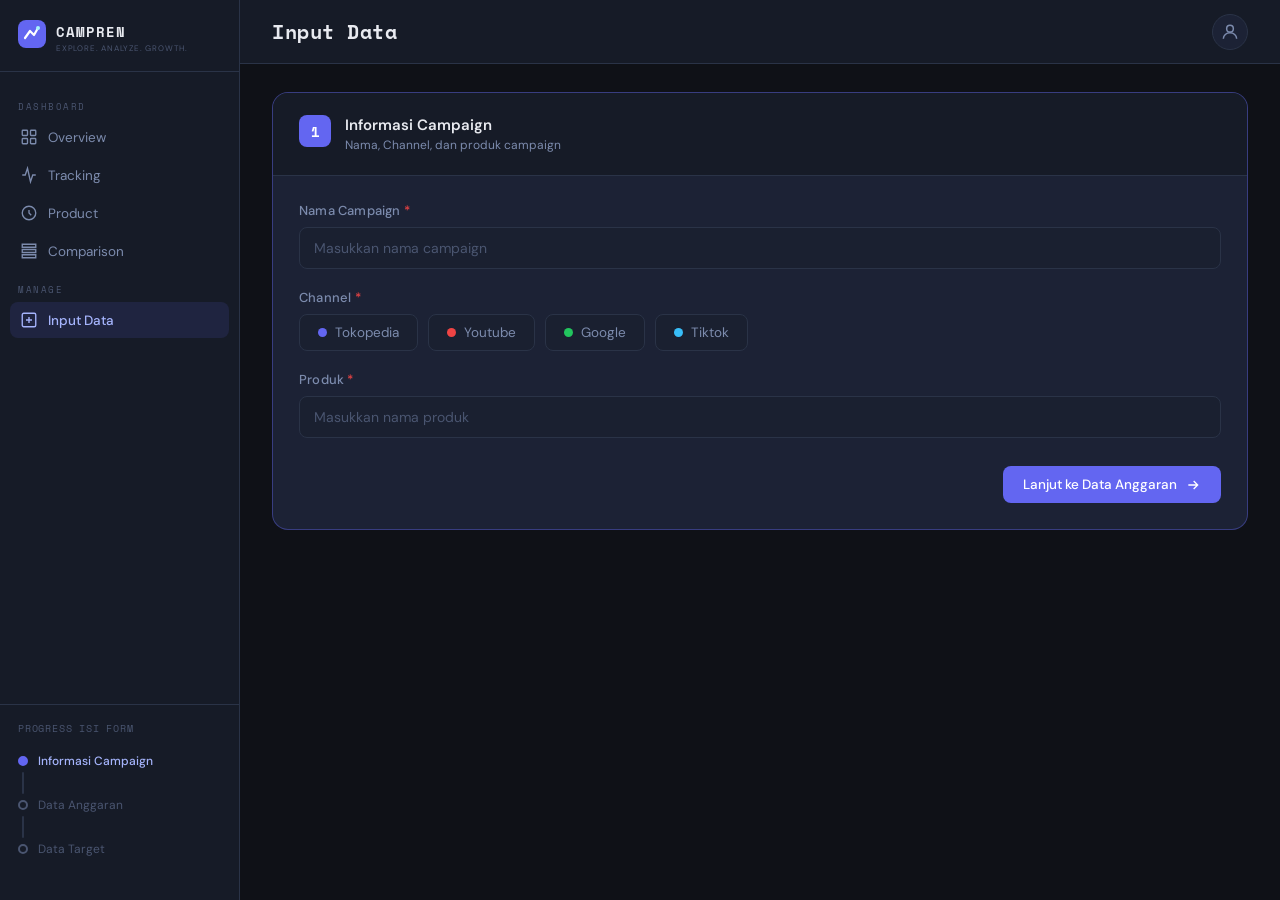
<file: tubes/frontend/Input/index.html>
<!DOCTYPE html>
<html lang="id">
<head>
  <meta charset="UTF-8" />
  <meta name="viewport" content="width=device-width, initial-scale=1.0" />
  <title>CAMPREN – Input Data</title>
  <link rel="preconnect" href="https://fonts.googleapis.com" />
  <link rel="preconnect" href="https://fonts.gstatic.com" crossorigin />
  <link href="https://fonts.googleapis.com/css2?family=Space+Mono:wght@400;700&family=DM+Sans:wght@300;400;500;600&display=swap" rel="stylesheet" />
  <link rel="stylesheet" href="style.css" />
</head>
<body>

  <!-- ======== SIDEBAR ======== -->
  <aside class="sidebar">
    <div class="sidebar-logo">
      <div class="logo-icon">
        <svg width="28" height="28" viewBox="0 0 28 28" fill="none">
          <rect width="28" height="28" rx="8" fill="#6366f1"/>
          <path d="M7 18L12 11L16 15L20 8" stroke="white" stroke-width="2.2" stroke-linecap="round" stroke-linejoin="round"/>
          <circle cx="20" cy="8" r="2" fill="#a5f3fc"/>
        </svg>
      </div>
      <div>
        <div class="logo-name">CAMPREN</div>
        <div class="logo-tagline">EXPLORE. ANALYZE. GROWTH.</div>
      </div>
    </div>

    <nav class="sidebar-nav">
      <div class="nav-group-label">DASHBOARD</div>
      <a href="#" class="nav-item">
        <svg width="18" height="18" viewBox="0 0 24 24" fill="none" stroke="currentColor" stroke-width="1.8"><rect x="3" y="3" width="7" height="7" rx="1"/><rect x="14" y="3" width="7" height="7" rx="1"/><rect x="14" y="14" width="7" height="7" rx="1"/><rect x="3" y="14" width="7" height="7" rx="1"/></svg>
        Overview
      </a>
      <a href="#" class="nav-item">
        <svg width="18" height="18" viewBox="0 0 24 24" fill="none" stroke="currentColor" stroke-width="1.8"><path d="M3 12h4l3-9 4 18 3-9h4"/></svg>
        Tracking
      </a>
      <a href="#" class="nav-item">
        <svg width="18" height="18" viewBox="0 0 24 24" fill="none" stroke="currentColor" stroke-width="1.8"><circle cx="12" cy="12" r="9"/><path d="M12 8v4l3 3"/></svg>
        Product
      </a>
      <a href="#" class="nav-item">
        <svg width="18" height="18" viewBox="0 0 24 24" fill="none" stroke="currentColor" stroke-width="1.8"><path d="M3 3h18v4H3zM3 10h18v4H3zM3 17h18v4H3z" stroke-linecap="round"/></svg>
        Comparison
      </a>

      <div class="nav-group-label">MANAGE</div>
      <a href="#" class="nav-item active">
        <svg width="18" height="18" viewBox="0 0 24 24" fill="none" stroke="currentColor" stroke-width="1.8"><rect x="3" y="3" width="18" height="18" rx="2"/><path d="M12 8v8M8 12h8"/></svg>
        Input Data
      </a>
    </nav>

    <!-- Scroll Progress Indicator -->
    <div class="scroll-progress-sidebar">
      <div class="sp-label">Progress Isi Form</div>
      <div class="sp-steps">
        <div class="sp-step active" data-target="section-1">
          <div class="sp-dot"></div>
          <span>Informasi Campaign</span>
        </div>
        <div class="sp-line"></div>
        <div class="sp-step" data-target="section-2">
          <div class="sp-dot"></div>
          <span>Data Anggaran</span>
        </div>
        <div class="sp-line"></div>
        <div class="sp-step" data-target="section-3">
          <div class="sp-dot"></div>
          <span>Data Target</span>
        </div>
      </div>
    </div>
  </aside>

  <!-- ======== MAIN ======== -->
  <main class="main-content">
    <header class="topbar">
      <h1 class="page-title">Input Data</h1>
      <div class="topbar-right">
        <div class="user-avatar">
          <svg width="20" height="20" viewBox="0 0 24 24" fill="none" stroke="currentColor" stroke-width="1.8"><circle cx="12" cy="8" r="4"/><path d="M4 20c0-4 3.6-7 8-7s8 3 8 7"/></svg>
        </div>
      </div>
    </header>

    <!-- Scrollable Form Area -->
    <div class="form-scroll-container" id="formScroll">

      <!-- ===== SECTION 1: Informasi Campaign ===== -->
      <section class="form-section" id="section-1">
        <div class="section-header">
          <div class="section-badge">1</div>
          <div>
            <h2 class="section-title">Informasi Campaign</h2>
            <p class="section-subtitle">Nama, Channel, dan produk campaign</p>
          </div>
        </div>

        <div class="form-body">
          <div class="form-group">
            <label class="form-label required">Nama Campaign</label>
            <input type="text" class="form-input" id="namaCampaign" placeholder="Masukkan nama campaign" />
          </div>

          <div class="form-group">
            <label class="form-label required">Channel</label>
            <div class="channel-grid" id="channelGroup">
              <button class="channel-btn" data-channel="tokopedia">
                <span class="channel-dot" style="background:#6366f1"></span>
                Tokopedia
              </button>
              <button class="channel-btn" data-channel="youtube">
                <span class="channel-dot" style="background:#ef4444"></span>
                Youtube
              </button>
              <button class="channel-btn" data-channel="google">
                <span class="channel-dot" style="background:#22c55e"></span>
                Google
              </button>
              <button class="channel-btn" data-channel="tiktok">
                <span class="channel-dot" style="background:#38bdf8"></span>
                Tiktok
              </button>
            </div>
          </div>

          <div class="form-group">
            <label class="form-label required">Produk</label>
            <input type="text" class="form-input" id="namaProduk" placeholder="Masukkan nama produk" />
          </div>

          <div class="section-nav-btn-wrap">
            <button class="btn-next" onclick="scrollToSection('section-2')">
              Lanjut ke Data Anggaran
              <svg width="16" height="16" viewBox="0 0 24 24" fill="none" stroke="currentColor" stroke-width="2"><path d="M5 12h14M13 6l6 6-6 6"/></svg>
            </button>
          </div>
        </div>
      </section>

      <!-- ===== SECTION 2: Data Anggaran ===== -->
      <section class="form-section" id="section-2">
        <div class="section-header">
          <div class="section-badge">2</div>
          <div>
            <h2 class="section-title">Data Anggaran</h2>
            <p class="section-subtitle">Anggaran campaign</p>
          </div>
        </div>

        <div class="form-body">
          <div class="form-row">
            <div class="form-group">
              <label class="form-label required">Anggaran</label>
              <div class="input-prefix-wrap">
                <span class="input-prefix">Rp</span>
                <input type="number" class="form-input prefix" id="anggaran" placeholder="0" min="0" />
              </div>
            </div>
            <div class="form-group">
              <label class="form-label">Est. Revenue</label>
              <div class="input-prefix-wrap">
                <span class="input-prefix">Rp</span>
                <input type="number" class="form-input prefix" id="estRevenue" placeholder="0" min="0" />
              </div>
            </div>
          </div>

          <div class="form-group">
            <label class="form-label">Target ROAS</label>
            <div class="roas-input-wrap">
              <input type="number" class="form-input roas-input" id="targetRoas" placeholder="–" step="0.1" min="0" />
              <span class="roas-suffix">x</span>
            </div>
          </div>

          <!-- ROAS Aktual Display -->
          <div class="roas-aktual-card" id="roasAktualCard">
            <div class="roas-aktual-left">
              <div class="roas-aktual-label">ROAS Aktual</div>
              <div class="roas-aktual-formula" id="roasFormula">– / –</div>
            </div>
            <div class="roas-aktual-right">
              <span class="roas-value" id="roasValue">–x</span>
              <span class="roas-status" id="roasStatus"></span>
            </div>
          </div>

          <div class="section-nav-btn-wrap space-between">
            <button class="btn-back" onclick="scrollToSection('section-1')">
              <svg width="16" height="16" viewBox="0 0 24 24" fill="none" stroke="currentColor" stroke-width="2"><path d="M19 12H5M11 6l-6 6 6 6"/></svg>
              Kembali
            </button>
            <button class="btn-next" onclick="scrollToSection('section-3')">
              Lanjut ke Data Target
              <svg width="16" height="16" viewBox="0 0 24 24" fill="none" stroke="currentColor" stroke-width="2"><path d="M5 12h14M13 6l6 6-6 6"/></svg>
            </button>
          </div>
        </div>
      </section>

      <!-- ===== SECTION 3: Data Target ===== -->
      <section class="form-section" id="section-3">
        <div class="section-header">
          <div class="section-badge">3</div>
          <div>
            <h2 class="section-title">Data Target</h2>
            <p class="section-subtitle">Target performa campaign</p>
          </div>
        </div>

        <div class="form-body">
          <div class="form-row">
            <div class="form-group">
              <label class="form-label required">Target Jumlah Views</label>
              <input type="number" class="form-input" id="targetViews" placeholder="0" min="0" />
            </div>
            <div class="form-group">
              <label class="form-label required">Target Clicks</label>
              <input type="number" class="form-input" id="targetClicks" placeholder="0" min="0" />
            </div>
          </div>

          <div class="form-row">
            <div class="form-group">
              <label class="form-label required">Target Revenue</label>
              <div class="input-prefix-wrap">
                <span class="input-prefix">Rp</span>
                <input type="number" class="form-input prefix" id="targetRevenue" placeholder="0" min="0" />
              </div>
            </div>
            <div class="form-group">
              <label class="form-label required">Target Rasio CTR</label>
              <div class="input-prefix-wrap">
                <input type="number" class="form-input suffix" id="targetCTR" placeholder="0.00" step="0.01" min="0" max="100" />
                <span class="input-suffix">%</span>
              </div>
            </div>
          </div>

          <!-- CTR Preview -->
          <div class="ctr-preview" id="ctrPreview" style="display:none">
            <div class="ctr-bar-wrap">
              <div class="ctr-bar-fill" id="ctrBarFill"></div>
            </div>
            <span class="ctr-bar-label" id="ctrBarLabel"></span>
          </div>

          <div class="section-nav-btn-wrap space-between">
            <button class="btn-back" onclick="scrollToSection('section-2')">
              <svg width="16" height="16" viewBox="0 0 24 24" fill="none" stroke="currentColor" stroke-width="2"><path d="M19 12H5M11 6l-6 6 6 6"/></svg>
              Kembali
            </button>
            <button class="btn-save" id="btnSave" onclick="saveCampaign()">
              <svg width="16" height="16" viewBox="0 0 24 24" fill="none" stroke="currentColor" stroke-width="2"><path d="M19 21H5a2 2 0 0 1-2-2V5a2 2 0 0 1 2-2h11l5 5v11a2 2 0 0 1-2 2z"/><polyline points="17 21 17 13 7 13 7 21"/><polyline points="7 3 7 8 15 8"/></svg>
              Save Campaign
            </button>
          </div>
        </div>
      </section>

    </div><!-- /form-scroll-container -->
  </main>

  <!-- Toast Notification -->
  <div class="toast" id="toast"></div>

  <script src="script.js"></script>
</body>
</html>
</file>
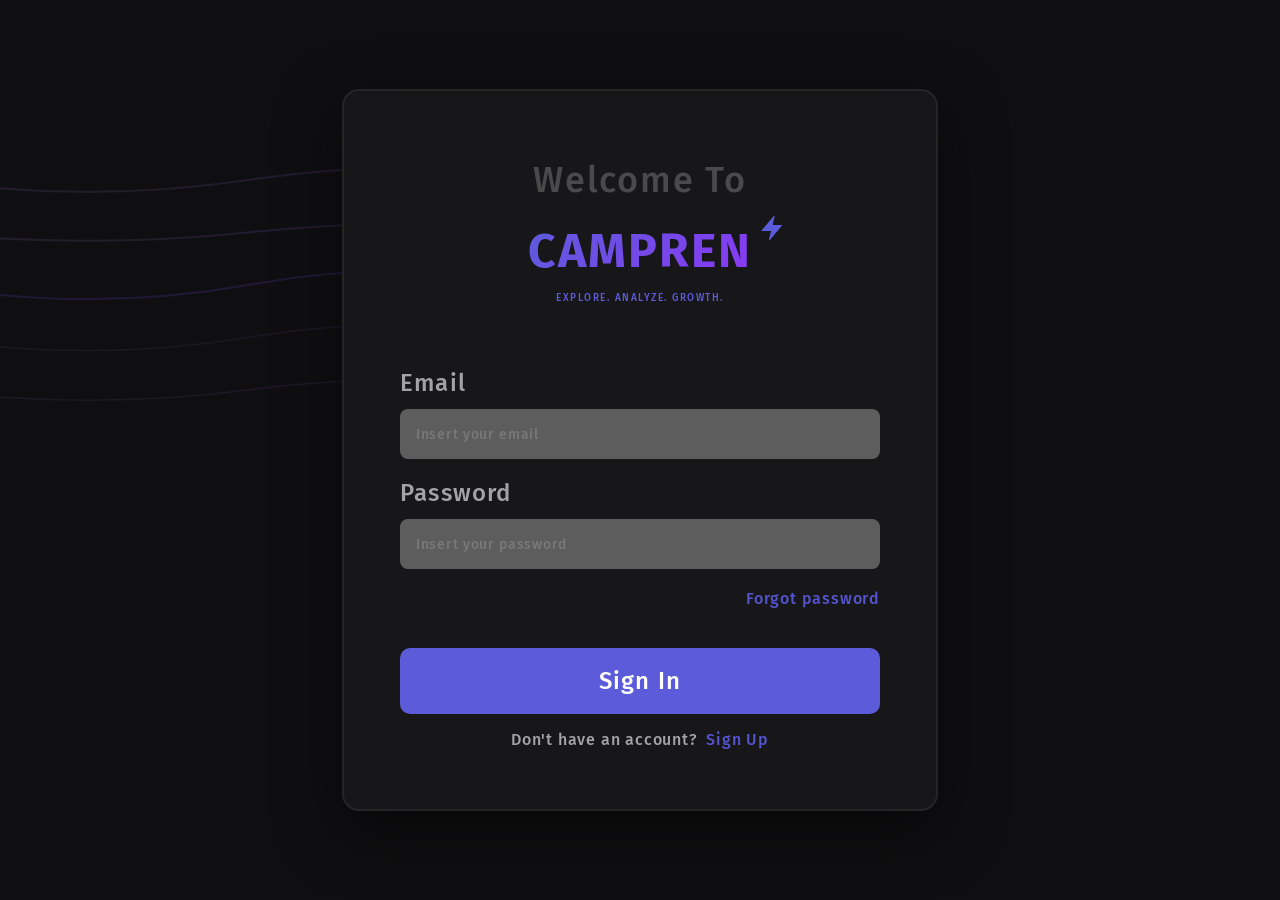
<file: tubes/frontend/Login/index.html>
<!DOCTYPE html>
<html lang="en">
<head>
    <meta charset="UTF-8">
    <meta name="viewport" content="width=device-width, initial-scale=1.0">
    <title>Login - CAMPREN</title>
    <link rel="preconnect" href="https://fonts.googleapis.com">
    <link rel="preconnect" href="https://fonts.gstatic.com" crossorigin>
    <link href="https://fonts.googleapis.com/css2?family=Fira+Sans:wght@500&display=swap" rel="stylesheet">
    <link rel="stylesheet" href="styles.css">
</head>
<body>
    <div class="login-container">
        <div class="background-gradient">
            <svg class="wavy-lines" viewBox="0 0 1293 1334" fill="none" preserveAspectRatio="none">
                <defs>
                    <linearGradient id="grad1" x1="0%" y1="0%" x2="100%" y2="100%">
                        <stop offset="0%" style="stop-color:#8A38F5;stop-opacity:1" />
                        <stop offset="100%" style="stop-color:#666666;stop-opacity:1" />
                    </linearGradient>
                    <linearGradient id="grad2" x1="0%" y1="0%" x2="100%" y2="100%">
                        <stop offset="0%" style="stop-color:#8A38F5;stop-opacity:0.8" />
                        <stop offset="100%" style="stop-color:#666666;stop-opacity:0.8" />
                    </linearGradient>
                    <linearGradient id="grad3" x1="0%" y1="0%" x2="100%" y2="100%">
                        <stop offset="0%" style="stop-color:#5554CF;stop-opacity:0.6" />
                        <stop offset="100%" style="stop-color:#8A38F5;stop-opacity:0.6" />
                    </linearGradient>
                </defs>
                <path d="M 0,400 Q 150,350 300,400 T 600,400 T 900,400 T 1200,400" stroke="url(#grad1)" stroke-width="2" fill="none" opacity="0.3">
                    <animate attributeName="d" 
                        values="M 0,400 Q 150,350 300,400 T 600,400 T 900,400 T 1200,400;
                                M 0,400 Q 150,450 300,400 T 600,400 T 900,400 T 1200,400;
                                M 0,400 Q 150,350 300,400 T 600,400 T 900,400 T 1200,400"
                        dur="10s" repeatCount="indefinite"/>
                </path>
                <path d="M 0,450 Q 150,400 300,450 T 600,450 T 900,450 T 1200,450" stroke="url(#grad2)" stroke-width="2" fill="none" opacity="0.4">
                    <animate attributeName="d" 
                        values="M 0,450 Q 150,400 300,450 T 600,450 T 900,450 T 1200,450;
                                M 0,450 Q 150,500 300,450 T 600,450 T 900,450 T 1200,450;
                                M 0,450 Q 150,400 300,450 T 600,450 T 900,450 T 1200,450"
                        dur="8s" repeatCount="indefinite"/>
                </path>
                <path d="M 0,500 Q 150,450 300,500 T 600,500 T 900,500 T 1200,500" stroke="url(#grad3)" stroke-width="2" fill="none" opacity="0.5">
                    <animate attributeName="d" 
                        values="M 0,500 Q 150,450 300,500 T 600,500 T 900,500 T 1200,500;
                                M 0,500 Q 150,550 300,500 T 600,500 T 900,500 T 1200,500;
                                M 0,500 Q 150,450 300,500 T 600,500 T 900,500 T 1200,500"
                        dur="12s" repeatCount="indefinite"/>
                </path>
                <path d="M 0,550 Q 150,500 300,550 T 600,550 T 900,550 T 1200,550" stroke="url(#grad1)" stroke-width="1.5" fill="none" opacity="0.2">
                    <animate attributeName="d" 
                        values="M 0,550 Q 150,500 300,550 T 600,550 T 900,550 T 1200,550;
                                M 0,550 Q 150,600 300,550 T 600,550 T 900,550 T 1200,550;
                                M 0,550 Q 150,500 300,550 T 600,550 T 900,550 T 1200,550"
                        dur="11s" repeatCount="indefinite"/>
                </path>
                <path d="M 0,600 Q 150,550 300,600 T 600,600 T 900,600 T 1200,600" stroke="url(#grad2)" stroke-width="1.5" fill="none" opacity="0.3">
                    <animate attributeName="d" 
                        values="M 0,600 Q 150,550 300,600 T 600,600 T 900,600 T 1200,600;
                                M 0,600 Q 150,650 300,600 T 600,600 T 900,600 T 1200,600;
                                M 0,600 Q 150,550 300,600 T 600,600 T 900,600 T 1200,600"
                        dur="9s" repeatCount="indefinite"/>
                </path>
            </svg>
        </div>

        <div class="login-card">
            <div class="login-header">
                <p class="welcome-text">Welcome To</p>
                <div class="logo">
                    <span class="logo-text">CAMPREN</span>
                    <svg class="logo-icon" viewBox="0 0 24 24" fill="none">
                        <path d="M13 2L3 14h8l-2 8 10-12h-8l2-8z" fill="#5C5CDA" stroke="#5C5CDA" stroke-width="1"/>
                    </svg>
                    <p class="logo-tagline">EXPLORE. ANALYZE. GROWTH.</p>
                </div>
            </div>

            <div class="form-group">
                <label for="email" class="form-label">Email</label>
                <input 
                    type="email" 
                    id="email" 
                    class="form-input" 
                    placeholder="Insert your email"
                    autocomplete="email"
                />
            </div>

            <div class="form-group">
                <label for="password" class="form-label">Password</label>
                <input 
                    type="password" 
                    id="password" 
                    class="form-input" 
                    placeholder="Insert your password"
                    autocomplete="current-password"
                />
            </div>

            <div class="forgot-password-wrapper">
                <a href="#" class="forgot-password">Forgot password</a>
            </div>

            <button class="btn btn-primary" id="signInBtn">
                Sign In
            </button>
            <div class="signup-wrapper">
                <span class="signup-text">Don't have an account?</span>
                <a href="#" class="signup-link">Sign Up</a>
            </div>
        </div>
    </div>

    <script src="script.js"></script>
</body>
</html>
</file>
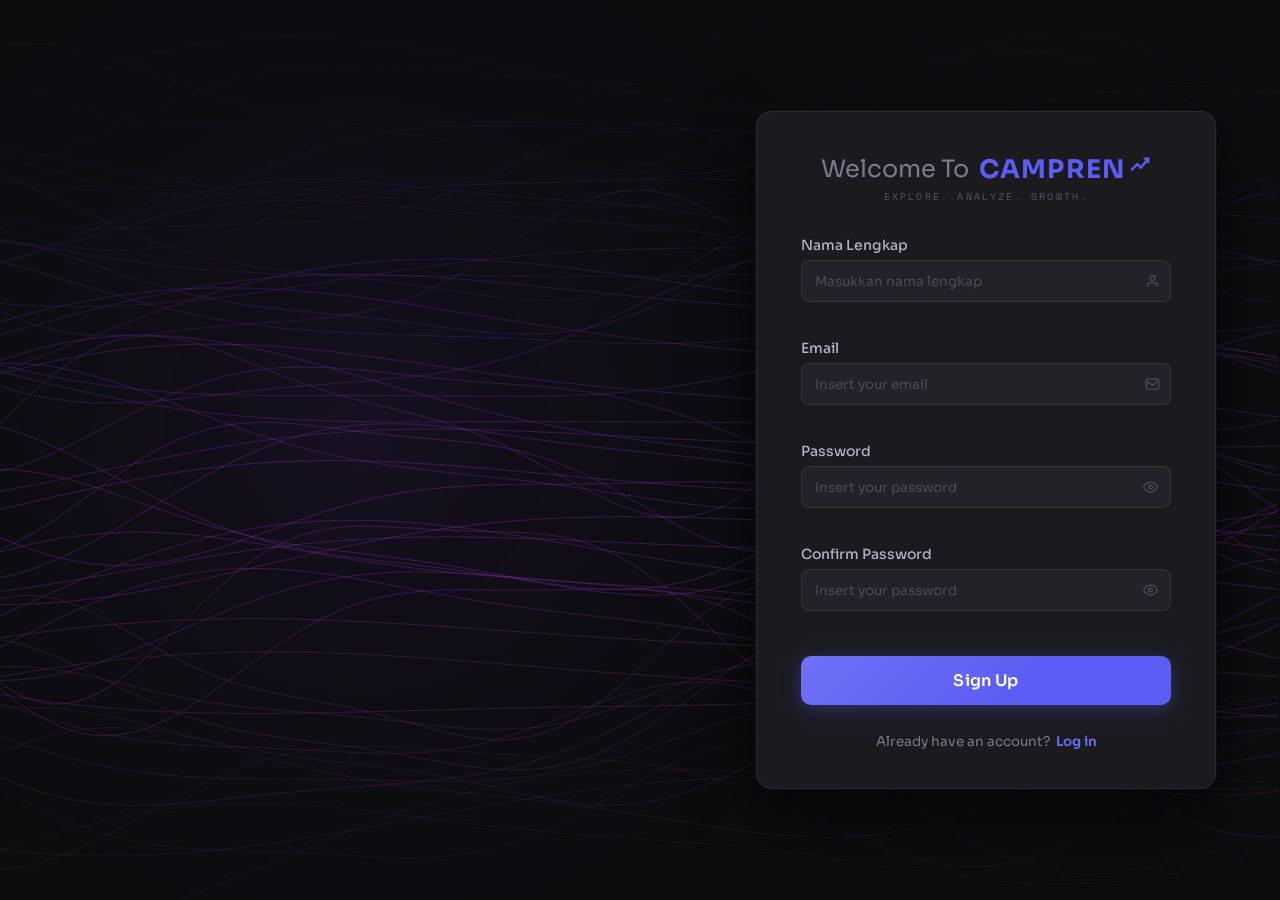
<file: tubes/frontend/Registrasi/index.html>
<!DOCTYPE html>
<html lang="en">
<head>
  <meta charset="UTF-8" />
  <meta name="viewport" content="width=device-width, initial-scale=1.0" />
  <title>Campren — Sign Up</title>
  <link rel="preconnect" href="https://fonts.googleapis.com" />
  <link rel="preconnect" href="https://fonts.gstatic.com" crossorigin />
  <link href="https://fonts.googleapis.com/css2?family=Sora:wght@300;400;500;600;700&family=Space+Mono:wght@400;700&display=swap" rel="stylesheet" />
  <link rel="stylesheet" href="style.css" />
</head>
<body>

  <canvas id="waveCanvas"></canvas>

  <div class="auth-wrapper">
    <div class="auth-card">

      <!-- Header -->
      <div class="auth-header">
        <h1 class="welcome-text">
          Welcome To
          <span class="brand-name">
            CAMPREN
            <svg class="brand-arrow" width="22" height="22" viewBox="0 0 24 24" fill="none">
              <polyline points="3,17 9,11 13,15 21,5" stroke="#5b5ef4" stroke-width="2.5" stroke-linecap="round" stroke-linejoin="round"/>
              <polyline points="17,5 21,5 21,9"        stroke="#5b5ef4" stroke-width="2.5" stroke-linecap="round" stroke-linejoin="round"/>
            </svg>
          </span>
        </h1>
        <p class="brand-tagline">EXPLORE. ANALYZE. GROWTH.</p>
      </div>

      <!-- Form -->
      <div class="auth-form">

        <!-- Nama Lengkap -->
        <div class="field-group">
          <label class="field-label" for="fullname">Nama Lengkap</label>
          <div class="input-wrapper">
            <input
              class="field-input"
              type="text"
              id="fullname"
              placeholder="Masukkan nama lengkap"
              autocomplete="name"
            />
            <span class="input-icon">
              <svg width="15" height="15" viewBox="0 0 24 24" fill="none" stroke="currentColor" stroke-width="2">
                <path d="M20 21v-2a4 4 0 0 0-4-4H8a4 4 0 0 0-4 4v2"/>
                <circle cx="12" cy="7" r="4"/>
              </svg>
            </span>
          </div>
          <span class="field-error" id="fullname-error"></span>
        </div>

        <!-- Email -->
        <div class="field-group">
          <label class="field-label" for="email">Email</label>
          <div class="input-wrapper">
            <input
              class="field-input"
              type="email"
              id="email"
              placeholder="Insert your email"
              autocomplete="email"
            />
            <span class="input-icon">
              <svg width="15" height="15" viewBox="0 0 24 24" fill="none" stroke="currentColor" stroke-width="2">
                <rect x="2" y="4" width="20" height="16" rx="2"/>
                <path d="M2 7l10 7 10-7"/>
              </svg>
            </span>
          </div>
          <span class="field-error" id="email-error"></span>
        </div>

        <!-- Password -->
        <div class="field-group">
          <label class="field-label" for="password">Password</label>
          <div class="input-wrapper">
            <input
              class="field-input"
              type="password"
              id="password"
              placeholder="Insert your password"
              autocomplete="new-password"
            />
            <button type="button" class="toggle-password input-icon" data-target="password" aria-label="Toggle password">
              <svg class="eye-icon" width="15" height="15" viewBox="0 0 24 24" fill="none" stroke="currentColor" stroke-width="2">
                <path d="M1 12s4-8 11-8 11 8 11 8-4 8-11 8-11-8-11-8z"/>
                <circle cx="12" cy="12" r="3"/>
              </svg>
            </button>
          </div>
          <span class="field-error" id="password-error"></span>
        </div>

        <!-- Confirm Password -->
        <div class="field-group">
          <label class="field-label" for="confirm-password">Confirm Password</label>
          <div class="input-wrapper">
            <input
              class="field-input"
              type="password"
              id="confirm-password"
              placeholder="Insert your password"
              autocomplete="new-password"
            />
            <button type="button" class="toggle-password input-icon" data-target="confirm-password" aria-label="Toggle password">
              <svg class="eye-icon" width="15" height="15" viewBox="0 0 24 24" fill="none" stroke="currentColor" stroke-width="2">
                <path d="M1 12s4-8 11-8 11 8 11 8-4 8-11 8-11-8-11-8z"/>
                <circle cx="12" cy="12" r="3"/>
              </svg>
            </button>
          </div>
          <span class="field-error" id="confirm-password-error"></span>
        </div>

        <!-- Submit -->
        <button class="btn-signup" id="signupBtn" type="button">
          <span class="btn-text">Sign Up</span>
          <span class="btn-loader" id="btnLoader"></span>
        </button>

      </div>

      <!-- Footer -->
      <div class="auth-footer">
        <span class="footer-text">Already have an account?</span>
        <a href="#" class="footer-link">Log in</a>
      </div>

    </div>
  </div>

  <script src="script.js"></script>
</body>
</html>
</file>
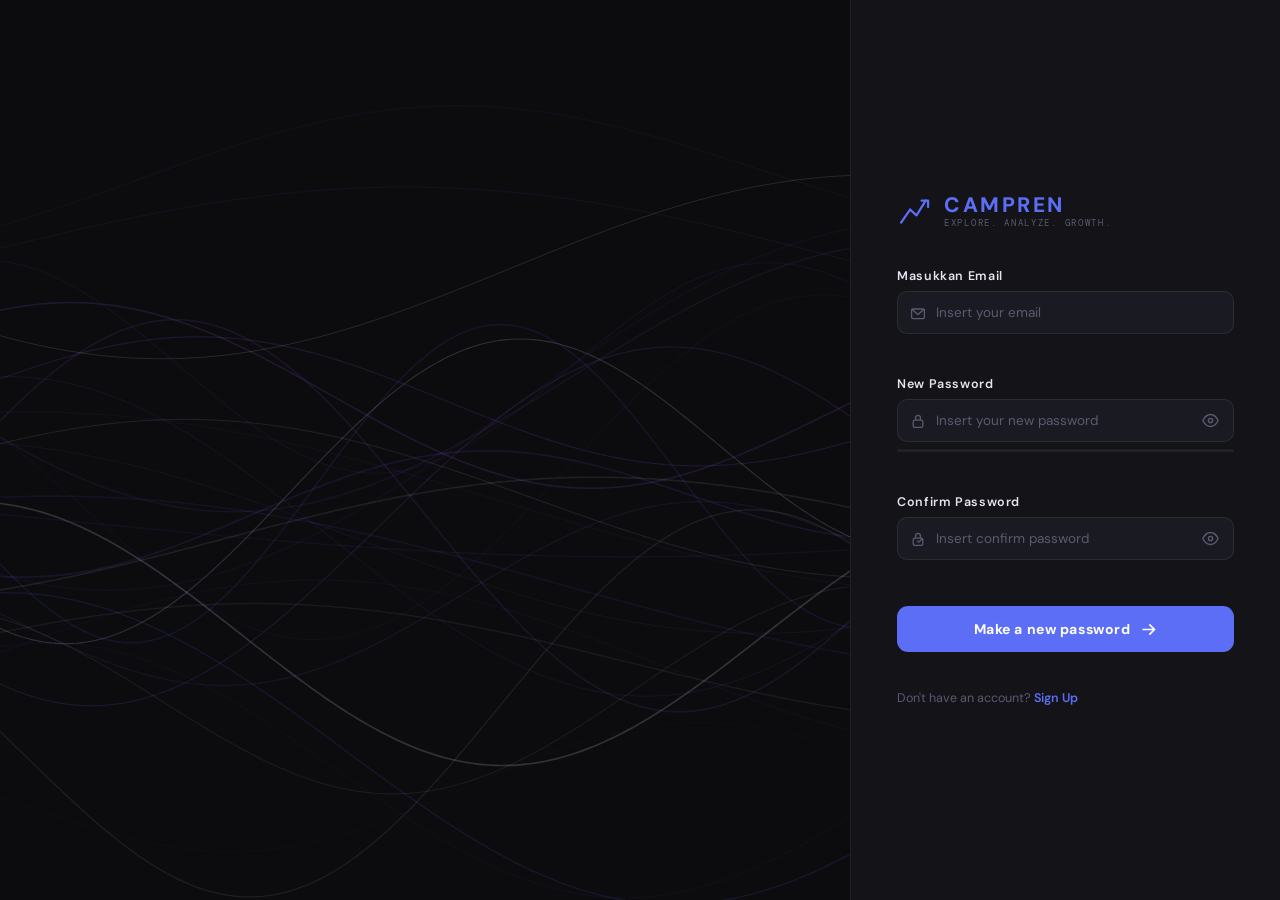
<file: tubes/frontend/Resetpw/index.html>
<!DOCTYPE html>
<html lang="id">
<head>
  <meta charset="UTF-8" />
  <meta name="viewport" content="width=device-width, initial-scale=1.0"/>
  <title>Campren – Reset Password</title>
  <link rel="preconnect" href="https://fonts.googleapis.com">
  <link href="https://fonts.googleapis.com/css2?family=DM+Sans:wght@400;500;600;700&family=DM+Mono:wght@400;500&display=swap" rel="stylesheet">
  <link rel="stylesheet" href="style.css" />
</head>
<body>

  <canvas id="waveCanvas"></canvas>

  <div class="panel">

    <!-- Logo -->
    <div class="logo">
      <svg class="logo-icon" viewBox="0 0 44 44" fill="none" xmlns="http://www.w3.org/2000/svg">
        <polyline points="5,35 16,19 24,26 35,8" stroke="#5b6ef5" stroke-width="2.8" stroke-linecap="round" stroke-linejoin="round"/>
        <polyline points="30,8 38,8 38,16"        stroke="#5b6ef5" stroke-width="2.8" stroke-linecap="round" stroke-linejoin="round"/>
      </svg>
      <div class="logo-text">
        <span class="logo-name">CAMPREN</span>
        <span class="logo-tagline">EXPLORE. ANALYZE. GROWTH.</span>
      </div>
    </div>

    <!-- Form -->
    <div class="form-wrapper">

      <!-- Email -->
      <div class="field" style="--delay:.12s">
        <label for="emailInput">Masukkan Email</label>
        <div class="input-wrapper">
          <svg class="input-icon" viewBox="0 0 20 20" fill="none" stroke="currentColor" stroke-width="1.6">
            <rect x="2" y="5" width="16" height="12" rx="2"/>
            <polyline points="2,5 10,12 18,5"/>
          </svg>
          <input type="email" id="emailInput" placeholder="Insert your email" autocomplete="email"/>
        </div>
        <span class="field-hint" id="emailHint"></span>
      </div>

      <!-- New Password -->
      <div class="field" style="--delay:.20s">
        <label for="newPassword">New Password</label>
        <div class="input-wrapper">
          <svg class="input-icon" viewBox="0 0 20 20" fill="none" stroke="currentColor" stroke-width="1.6">
            <rect x="4" y="9" width="12" height="9" rx="2"/>
            <path d="M7 9V6a3 3 0 0 1 6 0v3"/>
          </svg>
          <input type="password" id="newPassword" placeholder="Insert your new password" autocomplete="new-password"/>
          <button class="eye-btn" data-target="newPassword" tabindex="-1" aria-label="Toggle password">
            <svg viewBox="0 0 20 20" fill="none" stroke="currentColor" stroke-width="1.6" class="eye-icon">
              <path d="M1 10s3.5-7 9-7 9 7 9 7-3.5 7-9 7-9-7-9-7z"/>
              <circle cx="10" cy="10" r="2.5"/>
            </svg>
          </button>
        </div>
        <div class="strength-track"><div class="strength-bar" id="strengthBar"></div></div>
        <span class="strength-text" id="strengthText"></span>
      </div>

      <!-- Confirm Password -->
      <div class="field" style="--delay:.28s">
        <label for="confirmPassword">Confirm Password</label>
        <div class="input-wrapper">
          <svg class="input-icon" viewBox="0 0 20 20" fill="none" stroke="currentColor" stroke-width="1.6">
            <path d="M9 12l2 2 4-4"/>
            <rect x="4" y="9" width="12" height="9" rx="2"/>
            <path d="M7 9V6a3 3 0 0 1 6 0v3"/>
          </svg>
          <input type="password" id="confirmPassword" placeholder="Insert confirm password" autocomplete="new-password"/>
          <button class="eye-btn" data-target="confirmPassword" tabindex="-1" aria-label="Toggle confirm">
            <svg viewBox="0 0 20 20" fill="none" stroke="currentColor" stroke-width="1.6" class="eye-icon">
              <path d="M1 10s3.5-7 9-7 9 7 9 7-3.5 7-9 7-9-7-9-7z"/>
              <circle cx="10" cy="10" r="2.5"/>
            </svg>
          </button>
        </div>
        <span class="match-text" id="matchText"></span>
      </div>

      <!-- Submit -->
      <button class="submit-btn" id="submitBtn" style="--delay:.36s">
        <span class="btn-label">Make a new password</span>
        <svg class="btn-ico" viewBox="0 0 20 20" fill="none" stroke="currentColor" stroke-width="2">
          <line x1="3" y1="10" x2="17" y2="10"/>
          <polyline points="11,4 17,10 11,16"/>
        </svg>
      </button>
    </div>

    <p class="footer-link">Don't have an account? <a href="#">Sign Up</a></p>
  </div>

  <script src="script.js"></script>
</body>
</file>
<file: tubes/frontend/Input/style.css>
/* ============================================================
   CAMPREN – Input Data | style.css
   Dark theme, smooth scroll behavior, form sections
   ============================================================ */

*, *::before, *::after {
  box-sizing: border-box;
  margin: 0;
  padding: 0;
}

:root {
  --bg-base:        #0f1117;
  --bg-surface:     #161b27;
  --bg-card:        #1c2235;
  --bg-input:       #1a2030;
  --bg-hover:       #232b3e;
  --border:         #2a3347;
  --border-focus:   #6366f1;
  --accent:         #6366f1;
  --accent-hover:   #4f52d8;
  --accent-light:   rgba(99,102,241,0.12);
  --green:          #22c55e;
  --green-light:    rgba(34,197,94,0.12);
  --red:            #ef4444;
  --red-light:      rgba(239,68,68,0.12);
  --text-primary:   #e8eaf0;
  --text-secondary: #7c8bad;
  --text-muted:     #4a5570;
  --sidebar-width:  240px;
  --topbar-height:  64px;
  --radius-sm:      8px;
  --radius-md:      12px;
  --radius-lg:      16px;
  --font-mono:      'Space Mono', monospace;
  --font-body:      'DM Sans', sans-serif;
  --transition:     0.22s cubic-bezier(.4,0,.2,1);
}

html {
  scroll-behavior: smooth;
}

body {
  font-family: var(--font-body);
  background: var(--bg-base);
  color: var(--text-primary);
  display: flex;
  min-height: 100vh;
  overflow: hidden;
}

/* ============================================================
   SIDEBAR
   ============================================================ */
.sidebar {
  width: var(--sidebar-width);
  min-height: 100vh;
  background: var(--bg-surface);
  border-right: 1px solid var(--border);
  display: flex;
  flex-direction: column;
  flex-shrink: 0;
  position: fixed;
  top: 0; left: 0;
  height: 100vh;
  z-index: 100;
  padding: 0 0 24px;
}

.sidebar-logo {
  display: flex;
  align-items: center;
  gap: 10px;
  padding: 20px 18px 18px;
  border-bottom: 1px solid var(--border);
}

.logo-icon {
  flex-shrink: 0;
}

.logo-name {
  font-family: var(--font-mono);
  font-weight: 700;
  font-size: 14px;
  letter-spacing: 1px;
  color: var(--text-primary);
}

.logo-tagline {
  font-size: 8px;
  letter-spacing: 0.8px;
  color: var(--text-muted);
  margin-top: 1px;
}

.sidebar-nav {
  padding: 16px 10px;
  flex: 1;
}

.nav-group-label {
  font-family: var(--font-mono);
  font-size: 9px;
  letter-spacing: 1.5px;
  color: var(--text-muted);
  padding: 12px 8px 6px;
}

.nav-item {
  display: flex;
  align-items: center;
  gap: 10px;
  padding: 9px 10px;
  border-radius: var(--radius-sm);
  color: var(--text-secondary);
  text-decoration: none;
  font-size: 13.5px;
  font-weight: 400;
  transition: background var(--transition), color var(--transition);
  margin-bottom: 2px;
}

.nav-item:hover {
  background: var(--bg-hover);
  color: var(--text-primary);
}

.nav-item.active {
  background: var(--accent-light);
  color: #a5b4fc;
  font-weight: 500;
}

/* ---- Scroll Progress in Sidebar ---- */
.scroll-progress-sidebar {
  padding: 16px 18px;
  border-top: 1px solid var(--border);
}

.sp-label {
  font-size: 10px;
  letter-spacing: 0.8px;
  color: var(--text-muted);
  font-family: var(--font-mono);
  margin-bottom: 14px;
  text-transform: uppercase;
}

.sp-steps {
  display: flex;
  flex-direction: column;
}

.sp-step {
  display: flex;
  align-items: center;
  gap: 10px;
  cursor: pointer;
  padding: 3px 0;
}

.sp-step span {
  font-size: 12px;
  color: var(--text-muted);
  transition: color var(--transition);
}

.sp-dot {
  width: 10px;
  height: 10px;
  border-radius: 50%;
  border: 2px solid var(--text-muted);
  background: transparent;
  flex-shrink: 0;
  transition: background var(--transition), border-color var(--transition);
}

.sp-step.active .sp-dot {
  background: var(--accent);
  border-color: var(--accent);
}

.sp-step.active span {
  color: #a5b4fc;
  font-weight: 500;
}

.sp-step.done .sp-dot {
  background: var(--green);
  border-color: var(--green);
}

.sp-step.done span {
  color: var(--green);
}

.sp-line {
  width: 2px;
  height: 22px;
  background: var(--border);
  margin-left: 4px;
  border-radius: 2px;
  transition: background var(--transition);
}

.sp-step.done + .sp-line,
.sp-step.active + .sp-line {
  background: var(--accent);
}

/* ============================================================
   MAIN CONTENT
   ============================================================ */
.main-content {
  margin-left: var(--sidebar-width);
  flex: 1;
  display: flex;
  flex-direction: column;
  height: 100vh;
  overflow: hidden;
}

.topbar {
  height: var(--topbar-height);
  display: flex;
  align-items: center;
  justify-content: space-between;
  padding: 0 32px;
  background: var(--bg-surface);
  border-bottom: 1px solid var(--border);
  flex-shrink: 0;
}

.page-title {
  font-family: var(--font-mono);
  font-size: 20px;
  font-weight: 700;
  letter-spacing: 0.5px;
  color: var(--text-primary);
}

.user-avatar {
  width: 36px;
  height: 36px;
  border-radius: 50%;
  background: var(--bg-card);
  border: 1px solid var(--border);
  display: flex;
  align-items: center;
  justify-content: center;
  color: var(--text-secondary);
  cursor: pointer;
  transition: border-color var(--transition);
}

.user-avatar:hover {
  border-color: var(--accent);
  color: var(--accent);
}

/* ============================================================
   FORM SCROLL CONTAINER
   The key element — scrolls independently
   ============================================================ */
.form-scroll-container {
  flex: 1;
  overflow-y: auto;
  padding: 28px 32px 60px;
  scroll-behavior: smooth;
  /* Custom scrollbar */
  scrollbar-width: thin;
  scrollbar-color: var(--border) transparent;
}

.form-scroll-container::-webkit-scrollbar {
  width: 6px;
}

.form-scroll-container::-webkit-scrollbar-track {
  background: transparent;
}

.form-scroll-container::-webkit-scrollbar-thumb {
  background: var(--border);
  border-radius: 3px;
}

.form-scroll-container::-webkit-scrollbar-thumb:hover {
  background: var(--accent);
}

/* ============================================================
   FORM SECTIONS
   ============================================================ */
.form-section {
  background: var(--bg-card);
  border: 1px solid var(--border);
  border-radius: var(--radius-lg);
  margin-bottom: 24px;
  overflow: hidden;
  /* Fade-in on scroll */
  opacity: 0;
  transform: translateY(20px);
  transition: opacity 0.4s ease, transform 0.4s ease, border-color 0.3s;
}

.form-section.visible {
  opacity: 1;
  transform: translateY(0);
}

.form-section.in-view {
  border-color: rgba(99,102,241,0.4);
}

.section-header {
  display: flex;
  align-items: flex-start;
  gap: 14px;
  padding: 22px 26px;
  border-bottom: 1px solid var(--border);
  background: var(--bg-surface);
}

.section-badge {
  width: 32px;
  height: 32px;
  background: var(--accent);
  border-radius: 8px;
  display: flex;
  align-items: center;
  justify-content: center;
  font-family: var(--font-mono);
  font-weight: 700;
  font-size: 14px;
  color: #fff;
  flex-shrink: 0;
}

.section-title {
  font-size: 15px;
  font-weight: 600;
  color: var(--text-primary);
  margin-bottom: 2px;
}

.section-subtitle {
  font-size: 12px;
  color: var(--text-secondary);
}

.form-body {
  padding: 26px;
  display: flex;
  flex-direction: column;
  gap: 20px;
}

/* ============================================================
   FORM FIELDS
   ============================================================ */
.form-group {
  display: flex;
  flex-direction: column;
  gap: 8px;
  flex: 1;
}

.form-row {
  display: grid;
  grid-template-columns: 1fr 1fr;
  gap: 18px;
}

@media (max-width: 680px) {
  .form-row { grid-template-columns: 1fr; }
}

.form-label {
  font-size: 13px;
  font-weight: 500;
  color: var(--text-secondary);
  letter-spacing: 0.2px;
}

.form-label.required::after {
  content: ' *';
  color: var(--red);
}

.form-input {
  background: var(--bg-input);
  border: 1px solid var(--border);
  border-radius: var(--radius-sm);
  padding: 11px 14px;
  font-size: 14px;
  font-family: var(--font-body);
  color: var(--text-primary);
  width: 100%;
  transition: border-color var(--transition), box-shadow var(--transition), background var(--transition);
  outline: none;
}

.form-input::placeholder {
  color: var(--text-muted);
}

.form-input:focus {
  border-color: var(--border-focus);
  background: #1d2540;
  box-shadow: 0 0 0 3px rgba(99,102,241,0.15);
}

.form-input:hover:not(:focus) {
  border-color: #3a4460;
}

/* Number input arrow hide */
.form-input[type=number]::-webkit-inner-spin-button,
.form-input[type=number]::-webkit-outer-spin-button {
  -webkit-appearance: none;
}
.form-input[type=number] {-moz-appearance: textfield; }

/* Prefix / Suffix inputs */
.input-prefix-wrap {
  position: relative;
  display: flex;
  align-items: center;
}

.input-prefix {
  position: absolute;
  left: 0;
  padding: 0 12px;
  font-size: 13px;
  font-family: var(--font-mono);
  color: var(--text-muted);
  pointer-events: none;
  height: 100%;
  display: flex;
  align-items: center;
  border-right: 1px solid var(--border);
}

.input-suffix {
  position: absolute;
  right: 0;
  padding: 0 12px;
  font-size: 13px;
  font-family: var(--font-mono);
  color: var(--text-muted);
  pointer-events: none;
  height: 100%;
  display: flex;
  align-items: center;
  border-left: 1px solid var(--border);
}

.form-input.prefix {
  padding-left: 52px;
}

.form-input.suffix {
  padding-right: 48px;
}

/* ============================================================
   CHANNEL BUTTONS
   ============================================================ */
.channel-grid {
  display: flex;
  gap: 10px;
  flex-wrap: wrap;
}

.channel-btn {
  display: flex;
  align-items: center;
  gap: 8px;
  padding: 9px 18px;
  border-radius: var(--radius-sm);
  border: 1px solid var(--border);
  background: var(--bg-input);
  color: var(--text-secondary);
  font-size: 13.5px;
  font-family: var(--font-body);
  font-weight: 400;
  cursor: pointer;
  transition: all var(--transition);
}

.channel-btn:hover {
  border-color: #3a4460;
  background: var(--bg-hover);
  color: var(--text-primary);
}

.channel-btn.selected {
  border-color: var(--accent);
  background: var(--accent-light);
  color: #a5b4fc;
  font-weight: 500;
}

.channel-dot {
  width: 9px;
  height: 9px;
  border-radius: 50%;
  flex-shrink: 0;
}

/* ============================================================
   ROAS SECTION
   ============================================================ */
.roas-input-wrap {
  position: relative;
  display: flex;
  align-items: center;
  max-width: 160px;
}

.roas-input {
  padding-right: 36px !important;
  text-align: right;
  font-family: var(--font-mono);
}

.roas-suffix {
  position: absolute;
  right: 12px;
  font-family: var(--font-mono);
  font-size: 13px;
  color: var(--text-muted);
  pointer-events: none;
}

.roas-aktual-card {
  background: var(--bg-surface);
  border: 1px solid var(--border);
  border-radius: var(--radius-md);
  padding: 16px 20px;
  display: flex;
  align-items: center;
  justify-content: space-between;
  transition: border-color var(--transition);
}

.roas-aktual-card.status-good {
  border-color: rgba(34,197,94,0.3);
  background: rgba(34,197,94,0.05);
}

.roas-aktual-card.status-bad {
  border-color: rgba(239,68,68,0.25);
  background: rgba(239,68,68,0.05);
}

.roas-aktual-label {
  font-size: 13px;
  font-weight: 500;
  color: var(--text-secondary);
  margin-bottom: 3px;
}

.roas-aktual-formula {
  font-family: var(--font-mono);
  font-size: 11px;
  color: var(--text-muted);
}

.roas-aktual-right {
  display: flex;
  align-items: center;
  gap: 12px;
}

.roas-value {
  font-family: var(--font-mono);
  font-size: 20px;
  font-weight: 700;
  color: var(--text-primary);
  letter-spacing: -0.5px;
}

.roas-status {
  font-size: 11px;
  font-weight: 500;
  padding: 4px 10px;
  border-radius: 20px;
  display: none;
}

.roas-status.show { display: inline-block; }

.roas-status.good {
  background: var(--green-light);
  color: var(--green);
}

.roas-status.bad {
  background: var(--red-light);
  color: var(--red);
}

/* ============================================================
   CTR PREVIEW BAR
   ============================================================ */
.ctr-preview {
  display: flex;
  align-items: center;
  gap: 12px;
}

.ctr-bar-wrap {
  flex: 1;
  height: 6px;
  background: var(--border);
  border-radius: 3px;
  overflow: hidden;
}

.ctr-bar-fill {
  height: 100%;
  background: linear-gradient(90deg, var(--accent), #a5b4fc);
  border-radius: 3px;
  transition: width 0.5s cubic-bezier(.4,0,.2,1);
  width: 0%;
}

.ctr-bar-label {
  font-family: var(--font-mono);
  font-size: 12px;
  color: var(--text-secondary);
  min-width: 50px;
  text-align: right;
}

/* ============================================================
   NAVIGATION BUTTONS
   ============================================================ */
.section-nav-btn-wrap {
  display: flex;
  justify-content: flex-end;
  padding-top: 8px;
}

.section-nav-btn-wrap.space-between {
  justify-content: space-between;
}

.btn-next {
  display: inline-flex;
  align-items: center;
  gap: 8px;
  background: var(--accent);
  color: #fff;
  border: none;
  border-radius: var(--radius-sm);
  padding: 10px 20px;
  font-size: 13.5px;
  font-family: var(--font-body);
  font-weight: 500;
  cursor: pointer;
  transition: background var(--transition), transform var(--transition), box-shadow var(--transition);
}

.btn-next:hover {
  background: var(--accent-hover);
  transform: translateX(2px);
  box-shadow: 0 4px 16px rgba(99,102,241,0.3);
}

.btn-back {
  display: inline-flex;
  align-items: center;
  gap: 8px;
  background: transparent;
  color: var(--text-secondary);
  border: 1px solid var(--border);
  border-radius: var(--radius-sm);
  padding: 10px 18px;
  font-size: 13.5px;
  font-family: var(--font-body);
  font-weight: 500;
  cursor: pointer;
  transition: all var(--transition);
}

.btn-back:hover {
  border-color: #3a4460;
  color: var(--text-primary);
  transform: translateX(-2px);
}

.btn-save {
  display: inline-flex;
  align-items: center;
  gap: 8px;
  background: linear-gradient(135deg, #6366f1 0%, #8b5cf6 100%);
  color: #fff;
  border: none;
  border-radius: var(--radius-sm);
  padding: 10px 24px;
  font-size: 14px;
  font-family: var(--font-body);
  font-weight: 600;
  cursor: pointer;
  transition: all var(--transition);
  box-shadow: 0 4px 18px rgba(99,102,241,0.25);
}

.btn-save:hover {
  transform: translateY(-1px);
  box-shadow: 0 8px 24px rgba(99,102,241,0.4);
}

.btn-save:active {
  transform: translateY(0);
}

/* ============================================================
   TOAST NOTIFICATION
   ============================================================ */
.toast {
  position: fixed;
  bottom: 32px;
  right: 32px;
  background: var(--bg-card);
  border: 1px solid var(--border);
  border-radius: var(--radius-md);
  padding: 14px 22px;
  font-size: 14px;
  color: var(--text-primary);
  box-shadow: 0 8px 32px rgba(0,0,0,0.4);
  transform: translateY(20px);
  opacity: 0;
  pointer-events: none;
  transition: all 0.3s cubic-bezier(.4,0,.2,1);
  z-index: 999;
  max-width: 320px;
}

.toast.show {
  transform: translateY(0);
  opacity: 1;
}

.toast.success { border-left: 3px solid var(--green); }
.toast.error   { border-left: 3px solid var(--red); }

/* ============================================================
   RESPONSIVE
   ============================================================ */
@media (max-width: 900px) {
  :root { --sidebar-width: 200px; }
}

@media (max-width: 640px) {
  .sidebar { display: none; }
  .main-content { margin-left: 0; }
  .form-scroll-container { padding: 16px 14px 60px; }
  .form-body { padding: 18px; }
  .section-header { padding: 16px 18px; }
}
</file>
<file: tubes/frontend/Login/styles.css>
* {
    margin: 0;
    padding: 0;
    box-sizing: border-box;
}

body {
    font-family: 'Fira Sans', -apple-system, BlinkMacSystemFont, 'Segoe UI', sans-serif;
    background-color: #0f0f11;
    color: #ffffff;
    overflow: hidden;
    width: 100vw;
    height: 100vh;
}

.login-container {
    position: relative;
    width: 100%;
    height: 100vh;
    display: flex;
    align-items: center;
    justify-content: flex-end;
    padding-right: 80px;
    overflow: hidden;
}

.background-gradient {
    position: absolute;
    left: -200px;
    top: -240px;
    width: 1400px;
    height: 1400px;
    pointer-events: none;
    opacity: 0.6;
}

.wavy-lines {
    width: 100%;
    height: 100%;
}

.login-card {
    position: relative;
    background-color: #17171a;
    border: 2.5px solid #252526;
    border-radius: 17px;
    width: 596px;
    padding: 67px 56px 60px;
    z-index: 10;
    box-shadow: 0 20px 60px rgba(0, 0, 0, 0.5);
}

.login-header {
    margin-bottom: 65px;
    display: flex;
    flex-direction: column;
    align-items: center;
}

.welcome-text {
    font-size: 36px;
    font-weight: 500;
    color: #4a4a4b;
    letter-spacing: 1.8px;
    margin-bottom: 20px;
    text-align: center;
}

.logo {
    display: flex;
    align-items: center;
    justify-content: center;
    gap: 8px;
    flex-direction: column;
    position: relative;
}

.logo-text {
    font-size: 48px;
    font-weight: 700;
    letter-spacing: 2px;
    background: linear-gradient(135deg, #5C5CDA 0%, #8A38F5 100%);
    -webkit-background-clip: text;
    -webkit-text-fill-color: transparent;
    background-clip: text;
}

.logo-icon {
    position: absolute;
    width: 28px;
    height: 28px;
    top: -8px;
    right: -35px;
}

.logo-tagline {
    font-size: 10px;
    letter-spacing: 1.5px;
    color: #5C5CDA;
    margin-top: 4px;
    font-weight: 500;
}

.form-group {
    margin-bottom: 20px;
}

.form-label {
    display: block;
    font-size: 24px;
    font-weight: 500;
    color: #a3a3a3;
    letter-spacing: 1.2px;
    margin-bottom: 12px;
}

.form-input {
    width: 100%;
    height: 50px;
    background-color: #5d5d5e;
    border: none;
    border-radius: 8px;
    padding: 0 16px;
    font-size: 14px;
    font-family: 'Fira Sans', sans-serif;
    font-weight: 500;
    color: #ffffff;
    letter-spacing: 0.7px;
    transition: all 0.3s ease;
    outline: none;
}

.form-input::placeholder {
    color: rgba(163, 163, 163, 0.4);
    font-size: 14px;
    letter-spacing: 0.7px;
}

.form-input:focus {
    background-color: #6d6d6e;
    box-shadow: 0 0 0 2px rgba(92, 92, 218, 0.3);
}

/* Forgot password link */
.forgot-password-wrapper {
    display: flex;
    justify-content: flex-end;
    margin-top: 10px;
    margin-bottom: 40px;
}

.forgot-password {
    font-size: 16px;
    font-weight: 500;
    color: #5554cf;
    letter-spacing: 0.8px;
    text-decoration: none;
    transition: color 0.2s ease;
}

.forgot-password:hover {
    color: #7776e8;
    text-decoration: underline;
}

.btn {
    width: 100%;
    height: 66px;
    border: none;
    border-radius: 10px;
    font-family: 'Fira Sans', sans-serif;
    font-weight: 500;
    font-size: 24px;
    letter-spacing: 1.2px;
    cursor: pointer;
    transition: all 0.3s ease;
    display: flex;
    align-items: center;
    justify-content: center;
    gap: 12px;
}

.btn-primary {
    background-color: #5c5cda;
    color: #ffffff;
    margin-bottom: 16px;
}

.btn-primary:hover {
    background-color: #6d6deb;
    transform: translateY(-2px);
    box-shadow: 0 8px 20px rgba(92, 92, 218, 0.4);
}

.btn-primary:active {
    transform: translateY(0);
}

.btn-google {
    background-color: #0b0b0b;
    color: #ffffff;
    font-size: 20px;
    letter-spacing: 1px;
    margin-bottom: 32px;
}

.btn-google:hover {
    background-color: #1a1a1a;
    transform: translateY(-2px);
    box-shadow: 0 8px 20px rgba(0, 0, 0, 0.6);
}

.btn-google:active {
    transform: translateY(0);
}

.google-icon {
    width: 24px;
    height: 24px;
}

/* Sign up section */
.signup-wrapper {
    text-align: center;
    font-size: 16px;
    letter-spacing: 0.8px;
}

.signup-text {
    color: #a3a3a3;
    font-weight: 500;
}

.signup-link {
    color: #5554cf;
    font-weight: 500;
    text-decoration: none;
    margin-left: 4px;
    transition: color 0.2s ease;
}

.signup-link:hover {
    color: #7776e8;
    text-decoration: underline;
}

/* Responsive design */
@media (max-width: 1400px) {
    .login-container {
        justify-content: center;
        padding-right: 0;
    }
    
    .background-gradient {
        left: -400px;
    }
}

@media (max-width: 768px) {
    .login-container {
        padding: 20px;
    }
    
    .login-card {
        width: 100%;
        max-width: 480px;
        padding: 40px 30px;
    }
    
    .welcome-text {
        font-size: 28px;
    }
    
    .logo-text {
        font-size: 36px;
    }
    
    .form-label {
        font-size: 20px;
    }
    
    .btn {
        height: 56px;
        font-size: 20px;
    }
    
    .btn-google {
        font-size: 18px;
    }
    
    .background-gradient {
        opacity: 0.3;
        left: -500px;
    }
}

@media (max-width: 480px) {
    .login-card {
        padding: 30px 24px;
    }
    
    .welcome-text {
        font-size: 24px;
    }
    
    .logo-text {
        font-size: 32px;
    }
    
    .logo-tagline {
        font-size: 8px;
    }
    
    .form-label {
        font-size: 18px;
    }
    
    .form-input {
        height: 44px;
    }
    
    .btn {
        height: 50px;
        font-size: 18px;
    }
    
    .btn-google {
        font-size: 16px;
    }
    
    .google-icon {
        width: 20px;
        height: 20px;
    }
    
    .signup-wrapper {
        font-size: 14px;
    }
}

.btn.loading {
    pointer-events: none;
    opacity: 0.7;
    position: relative;
}

.btn.loading::after {
    content: '';
    position: absolute;
    width: 20px;
    height: 20px;
    border: 3px solid rgba(255, 255, 255, 0.3);
    border-top-color: #ffffff;
    border-radius: 50%;
    animation: spin 0.8s linear infinite;
}

@keyframes spin {
    to {
        transform: rotate(360deg);
    }
}

.form-input.error {
    background-color: rgba(239, 68, 68, 0.2);
    border: 1px solid #ef4444;
}

.form-input.success {
    background-color: rgba(34, 197, 94, 0.2);
    border: 1px solid #22c55e;
}

.error-message {
    color: #ef4444;
    font-size: 12px;
    margin-top: 6px;
    letter-spacing: 0.5px;
}
</file>
<file: tubes/frontend/Registrasi/style.css>
/* ===== RESET ===== */
*, *::before, *::after { box-sizing: border-box; margin: 0; padding: 0; }

:root {
  --bg-dark:          #0d0d10;
  --bg-card:          #1a1a1f;
  --bg-card-border:   rgba(255,255,255,0.07);
  --bg-input:         #222228;
  --bg-input-focus:   #2a2a32;

  --text-primary:     #e8e8f0;
  --text-secondary:   #7a7a90;
  --text-label:       #b0b0c8;
  --text-placeholder: #4a4a60;

  --accent:           #5b5ef4;
  --accent-hover:     #4a4de8;
  --accent-link:      #6b6ef6;
  --danger:           #e05c7a;
  --success:          #4dd9ac;

  --radius-card:  16px;
  --radius-input:  8px;
  --radius-btn:   10px;

  --font:  'Sora', sans-serif;
  --mono:  'Space Mono', monospace;
  --ease:  0.2s ease;
}

html, body { height: 100%; width: 100%; }

body {
  font-family: var(--font);
  background: var(--bg-dark);
  color: var(--text-primary);
  display: flex;
  align-items: center;
  justify-content: flex-end;
  min-height: 100vh;
  overflow: hidden;
}

/* ===== WAVE CANVAS ===== */
#waveCanvas {
  position: fixed;
  inset: 0;
  width: 100%;
  height: 100%;
  z-index: 0;
  pointer-events: none;
}

/* ===== AUTH WRAPPER ===== */
.auth-wrapper {
  position: relative;
  z-index: 10;
  width: 460px;
  min-width: 380px;
  margin-right: clamp(24px, 5vw, 96px);
  padding: 20px 0;
  animation: fadeUp .8s cubic-bezier(.22,1,.36,1) forwards;
}

@keyframes fadeUp {
  from { opacity: 0; transform: translateY(24px) scale(.97); }
  to   { opacity: 1; transform: translateY(0)    scale(1);   }
}

/* ===== CARD ===== */
.auth-card {
  background: var(--bg-card);
  border: 1px solid var(--bg-card-border);
  border-radius: var(--radius-card);
  padding: 42px 44px 38px;
  box-shadow:
    0 0 0 1px rgba(91,94,244,.06),
    0 32px 64px rgba(0,0,0,.5),
    0 8px 24px rgba(0,0,0,.3);
}

/* ===== HEADER ===== */
.auth-header { text-align: center; margin-bottom: 32px; }

.welcome-text {
  font-size: 1.5rem;
  font-weight: 400;
  color: var(--text-secondary);
  display: flex;
  align-items: center;
  justify-content: center;
  gap: 10px;
  flex-wrap: wrap;
  line-height: 1.2;
}

.brand-name {
  font-weight: 700;
  font-size: 1.6rem;
  color: var(--accent);
  letter-spacing: .05em;
  display: inline-flex;
  align-items: center;
  gap: 4px;
}

.brand-arrow {
  display: inline-block;
  transform: translateY(-4px);
  animation: arrowFloat 3s ease-in-out infinite;
}

@keyframes arrowFloat {
  0%,100% { transform: translateY(-4px); }
  50%      { transform: translateY(-8px); }
}

.brand-tagline {
  font-family: var(--mono);
  font-size: .62rem;
  color: var(--text-secondary);
  letter-spacing: .22em;
  margin-top: 5px;
  opacity: .6;
}

/* ===== FORM ===== */
.auth-form {
  display: flex;
  flex-direction: column;
  gap: 16px;
}

/* Field */
.field-group {
  display: flex;
  flex-direction: column;
  gap: 6px;
}

.field-label {
  font-size: .875rem;
  font-weight: 500;
  color: var(--text-label);
}

/* Input */
.input-wrapper { position: relative; }

.field-input {
  width: 100%;
  background: var(--bg-input);
  border: 1px solid rgba(255,255,255,.07);
  border-radius: var(--radius-input);
  padding: 11px 38px 11px 13px;
  font-family: var(--font);
  font-size: .875rem;
  color: var(--text-primary);
  outline: none;
  transition: border-color var(--ease), background var(--ease), box-shadow var(--ease);
  caret-color: var(--accent);
}

.field-input::placeholder { color: var(--text-placeholder); font-size: .84rem; }
.field-input:hover         { border-color: rgba(255,255,255,.13); }
.field-input:focus {
  background: var(--bg-input-focus);
  border-color: var(--accent);
  box-shadow: 0 0 0 3px rgba(91,94,244,.15);
}
.field-input.error   { border-color: var(--danger);  box-shadow: 0 0 0 3px rgba(224,92,122,.12); }
.field-input.success { border-color: var(--success); }

/* Icon */
.input-icon {
  position: absolute;
  right: 11px;
  top: 50%;
  transform: translateY(-50%);
  color: var(--text-placeholder);
  display: flex;
  align-items: center;
  pointer-events: none;
  transition: color var(--ease);
}

button.input-icon {
  pointer-events: all;
  background: none;
  border: none;
  cursor: pointer;
  padding: 2px;
  border-radius: 4px;
}

button.input-icon:hover { color: var(--text-secondary); }
.field-input:focus ~ .input-icon,
.field-input:focus ~ button.input-icon { color: var(--accent); }

/* Error */
.field-error {
  font-size: .73rem;
  color: var(--danger);
  min-height: 15px;
  display: block;
  opacity: 0;
  transition: opacity var(--ease);
}
.field-error.visible { opacity: 1; }

/* ===== BUTTON ===== */
.btn-signup {
  width: 100%;
  background: var(--accent);
  color: #fff;
  font-family: var(--font);
  font-size: 1rem;
  font-weight: 600;
  letter-spacing: .02em;
  border: none;
  border-radius: var(--radius-btn);
  padding: 14px;
  cursor: pointer;
  position: relative;
  overflow: hidden;
  display: flex;
  align-items: center;
  justify-content: center;
  gap: 8px;
  margin-top: 8px;
  box-shadow: 0 4px 20px rgba(91,94,244,.35);
  transition: background var(--ease), transform var(--ease), box-shadow var(--ease);
}

.btn-signup::before {
  content: '';
  position: absolute;
  inset: 0;
  background: linear-gradient(135deg, rgba(255,255,255,.12) 0%, transparent 60%);
  border-radius: inherit;
  pointer-events: none;
}

.btn-signup:hover   { background: var(--accent-hover); transform: translateY(-1px); box-shadow: 0 6px 28px rgba(91,94,244,.48); }
.btn-signup:active  { transform: translateY(0); box-shadow: 0 2px 12px rgba(91,94,244,.3); }
.btn-signup:disabled { opacity: .6; cursor: not-allowed; transform: none; }

.btn-signup .ripple {
  position: absolute;
  border-radius: 50%;
  background: rgba(255,255,255,.25);
  transform: scale(0);
  animation: ripple .5s linear;
  pointer-events: none;
}

@keyframes ripple { to { transform: scale(4); opacity: 0; } }

/* Loader */
.btn-loader {
  width: 18px; height: 18px;
  border: 2px solid rgba(255,255,255,.3);
  border-top-color: #fff;
  border-radius: 50%;
  display: none;
  animation: spin .7s linear infinite;
}
.btn-loader.show { display: block; }
.btn-text.hidden { display: none; }

@keyframes spin { to { transform: rotate(360deg); } }

/* ===== FOOTER ===== */
.auth-footer {
  display: flex;
  align-items: center;
  justify-content: center;
  gap: 6px;
  margin-top: 28px;
}

.footer-text { font-size: .84rem; color: var(--text-secondary); }

.footer-link {
  font-size: .84rem;
  font-weight: 600;
  color: var(--accent-link);
  text-decoration: none;
  transition: opacity var(--ease);
}
.footer-link:hover { opacity: .8; text-decoration: underline; }

/* ===== RESPONSIVE ===== */
@media (max-width: 600px) {
  body { justify-content: center; overflow-y: auto; }
  .auth-wrapper { width: 100%; min-width: unset; margin: 0; padding: 24px 16px; }
  .auth-card { padding: 32px 22px 28px; }
}
</file>
<file: tubes/frontend/Resetpw/style.css>
/* ── Variables ──────────────────────────────────────────────── */
:root {
  --bg:         #0c0c0f;
  --panel-bg:   #131318;
  --panel-bd:   rgba(255,255,255,.06);
  --accent:     #5b6ef5;
  --accent-h:   #7b8cff;
  --text:       #e5e5f0;
  --muted:      #5a5a72;
  --input-bg:   #1a1a22;
  --input-bd:   rgba(255,255,255,.08);
  --red:        #f05b5b;
  --amber:      #f0a85b;
  --green:      #4fdc9a;
  --r:          13px;
  --panel-w:    430px;
}

/* ── Reset ──────────────────────────────────────────────────── */
*,*::before,*::after{box-sizing:border-box;margin:0;padding:0}

body {
  font-family: 'DM Sans', system-ui, sans-serif;
  background: var(--bg);
  color: var(--text);
  min-height: 100vh;
  display: flex;
  align-items: center;
  justify-content: flex-end;
  overflow: hidden;
}

/* ── Canvas ─────────────────────────────────────────────────── */
#waveCanvas {
  position: fixed;
  inset: 0;
  width: 100%;
  height: 100%;
  pointer-events: none;
  z-index: 0;
}

/* ── Panel ──────────────────────────────────────────────────── */
.panel {
  position: relative;
  z-index: 10;
  width: var(--panel-w);
  min-height: 100vh;
  background: var(--panel-bg);
  border-left: 1px solid var(--panel-bd);
  display: flex;
  flex-direction: column;
  align-items: flex-start;
  justify-content: center;
  padding: 52px 46px;
  gap: 38px;
  animation: panelIn .65s cubic-bezier(.16,1,.3,1) both;
}

@keyframes panelIn {
  from { opacity:0; transform:translateX(36px); }
  to   { opacity:1; transform:translateX(0); }
}

/* ── Logo ───────────────────────────────────────────────────── */
.logo {
  display: flex;
  align-items: center;
  gap: 11px;
  animation: up .5s .06s both;
}

.logo-icon { width:36px; height:36px; flex-shrink:0; }

.logo-text {
  display: flex;
  flex-direction: column;
  gap: 2px;
}

.logo-name {
  font-size: 21px;
  font-weight: 800;
  letter-spacing: .12em;
  color: var(--accent);
  line-height: 1;
}

.logo-tagline {
  font-size: 8.5px;
  letter-spacing: .2em;
  color: var(--muted);
  font-family: 'DM Mono', monospace;
}

/* ── Form wrapper ───────────────────────────────────────────── */
.form-wrapper {
  width: 100%;
  display: flex;
  flex-direction: column;
  gap: 22px;
}

/* ── Field ──────────────────────────────────────────────────── */
.field {
  display: flex;
  flex-direction: column;
  gap: 7px;
  animation: up .5s var(--delay, .1s) both;
}

label {
  font-size: 12.5px;
  font-weight: 600;
  letter-spacing: .05em;
  color: var(--text);
}

/* ── Input wrapper ──────────────────────────────────────────── */
.input-wrapper {
  position: relative;
  display: flex;
  align-items: center;
}

.input-icon {
  position: absolute;
  left: 13px;
  width: 16px;
  height: 16px;
  color: var(--muted);
  pointer-events: none;
  flex-shrink: 0;
}

input {
  width: 100%;
  background: var(--input-bg);
  border: 1px solid var(--input-bd);
  border-radius: 10px;
  color: var(--text);
  font-family: 'DM Sans', sans-serif;
  font-size: 13.5px;
  padding: 12px 42px 12px 38px;
  outline: none;
  transition: border-color .22s, box-shadow .22s;
}

input::placeholder { color: var(--muted); }

input:focus {
  border-color: var(--accent);
  box-shadow: 0 0 0 3px rgba(91,110,245,.16);
}

/* error / success state */
input.err { border-color: var(--red)!important; box-shadow: 0 0 0 3px rgba(240,91,91,.14)!important; }
input.ok  { border-color: var(--green)!important; }

/* ── Eye button ─────────────────────────────────────────────── */
.eye-btn {
  position: absolute;
  right: 11px;
  background: none;
  border: none;
  cursor: pointer;
  color: var(--muted);
  display: flex;
  align-items: center;
  padding: 4px;
  transition: color .2s;
}
.eye-btn:hover { color: var(--text); }
.eye-icon { width:17px; height:17px; }

/* ── Strength ───────────────────────────────────────────────── */
.strength-track {
  height: 3px;
  border-radius: 99px;
  background: rgba(255,255,255,.06);
  overflow: hidden;
}

.strength-bar {
  height: 100%;
  width: 0%;
  border-radius: 99px;
  background: var(--red);
  transition: width .35s ease, background .35s ease;
}

.strength-text, .match-text, .field-hint {
  font-size: 11px;
  min-height: 13px;
  transition: color .2s;
  font-family: 'DM Mono', monospace;
}

/* ── Submit ─────────────────────────────────────────────────── */
.submit-btn {
  width: 100%;
  padding: 14px 22px;
  background: var(--accent);
  color: #fff;
  font-family: 'DM Sans', sans-serif;
  font-size: 14px;
  font-weight: 700;
  letter-spacing: .04em;
  border: none;
  border-radius: 11px;
  cursor: pointer;
  display: flex;
  align-items: center;
  justify-content: center;
  gap: 10px;
  position: relative;
  overflow: hidden;
  transition: background .22s, transform .15s, box-shadow .22s;
  animation: up .5s var(--delay, .36s) both;
  margin-top: 4px;
}

.submit-btn::after {
  content:'';
  position:absolute;
  inset:0;
  background: linear-gradient(110deg,transparent 35%,rgba(255,255,255,.13) 55%,transparent 65%);
  transform: translateX(-100%);
  transition: transform .55s;
}

.submit-btn:hover::after { transform:translateX(100%); }

.submit-btn:hover {
  background: var(--accent-h);
  box-shadow: 0 6px 28px rgba(91,110,245,.38);
  transform: translateY(-1px);
}
.submit-btn:active { transform:translateY(0); }

.btn-ico {
  width:17px; height:17px; flex-shrink:0;
  transition: transform .2s;
}
.submit-btn:hover .btn-ico { transform:translateX(3px); }

/* ── Footer link ────────────────────────────────────────────── */
.footer-link {
  font-size: 12.5px;
  color: var(--muted);
  animation: up .5s .42s both;
}
.footer-link a {
  color: var(--accent);
  font-weight: 600;
  text-decoration: none;
  transition: color .2s;
}
.footer-link a:hover { color: var(--accent-h); }

/* ── Keyframes ──────────────────────────────────────────────── */
@keyframes up {
  from { opacity:0; transform:translateY(14px); }
  to   { opacity:1; transform:translateY(0); }
}

@keyframes shake {
  0%,100%{ transform:translateX(0); }
  20%    { transform:translateX(-7px); }
  40%    { transform:translateX(7px); }
  60%    { transform:translateX(-4px); }
  80%    { transform:translateX(4px); }
}

/* ── Responsive ─────────────────────────────────────────────── */
@media(max-width:520px){
  :root{ --panel-w:100vw; }
  .panel{ border-left:none; padding:36px 24px; }
}
</file>
